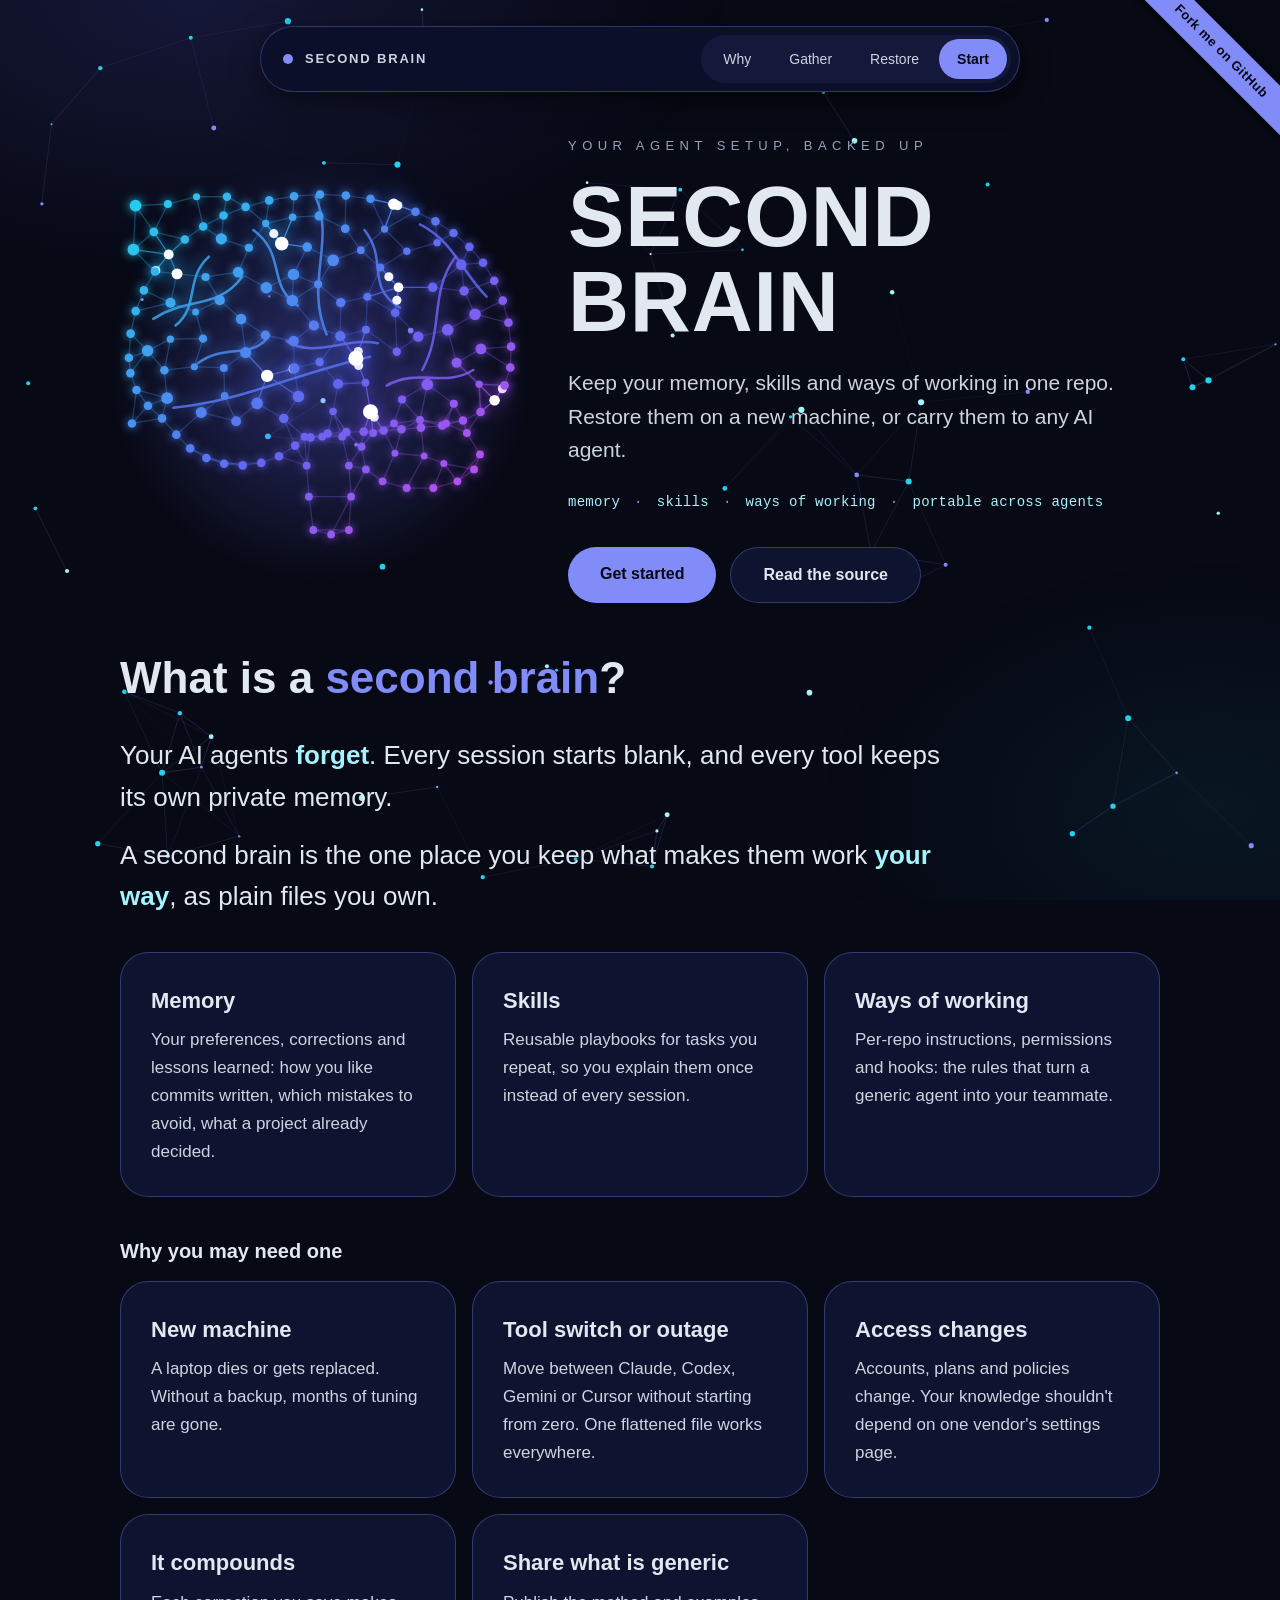
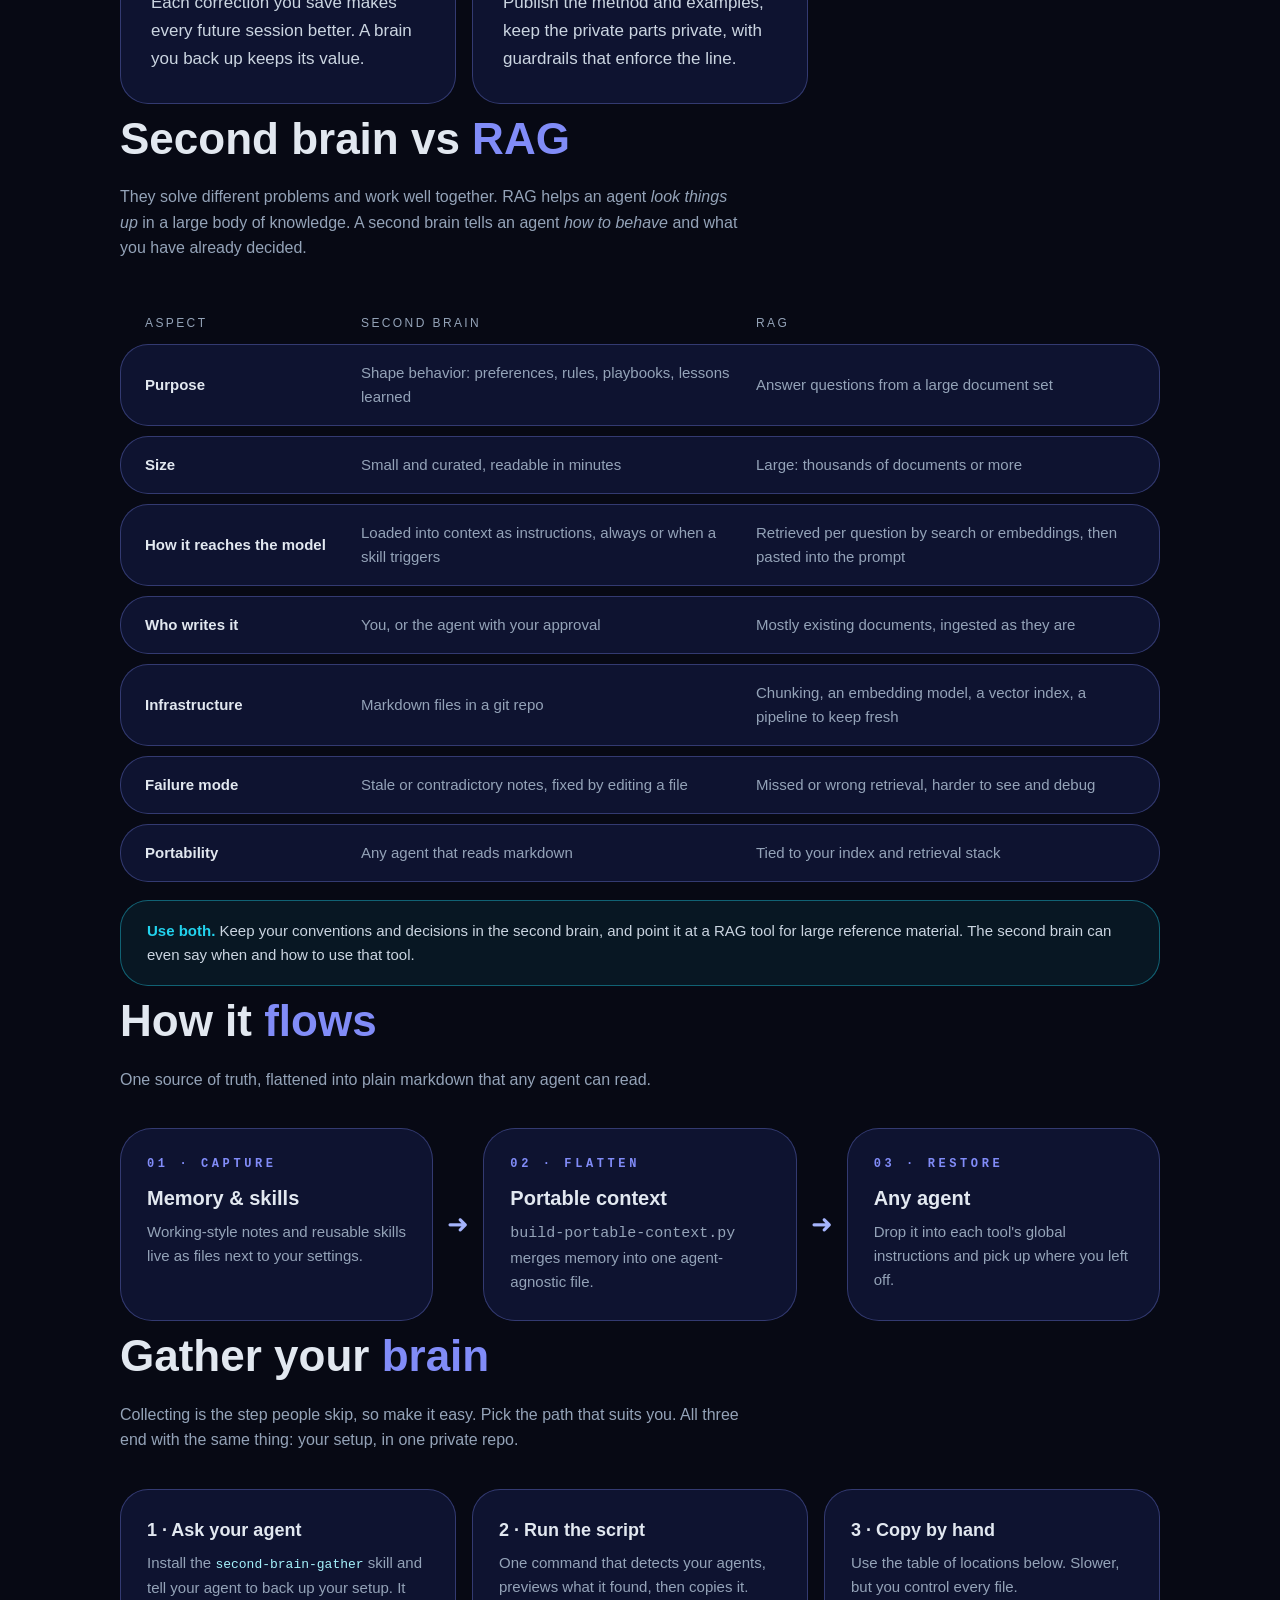
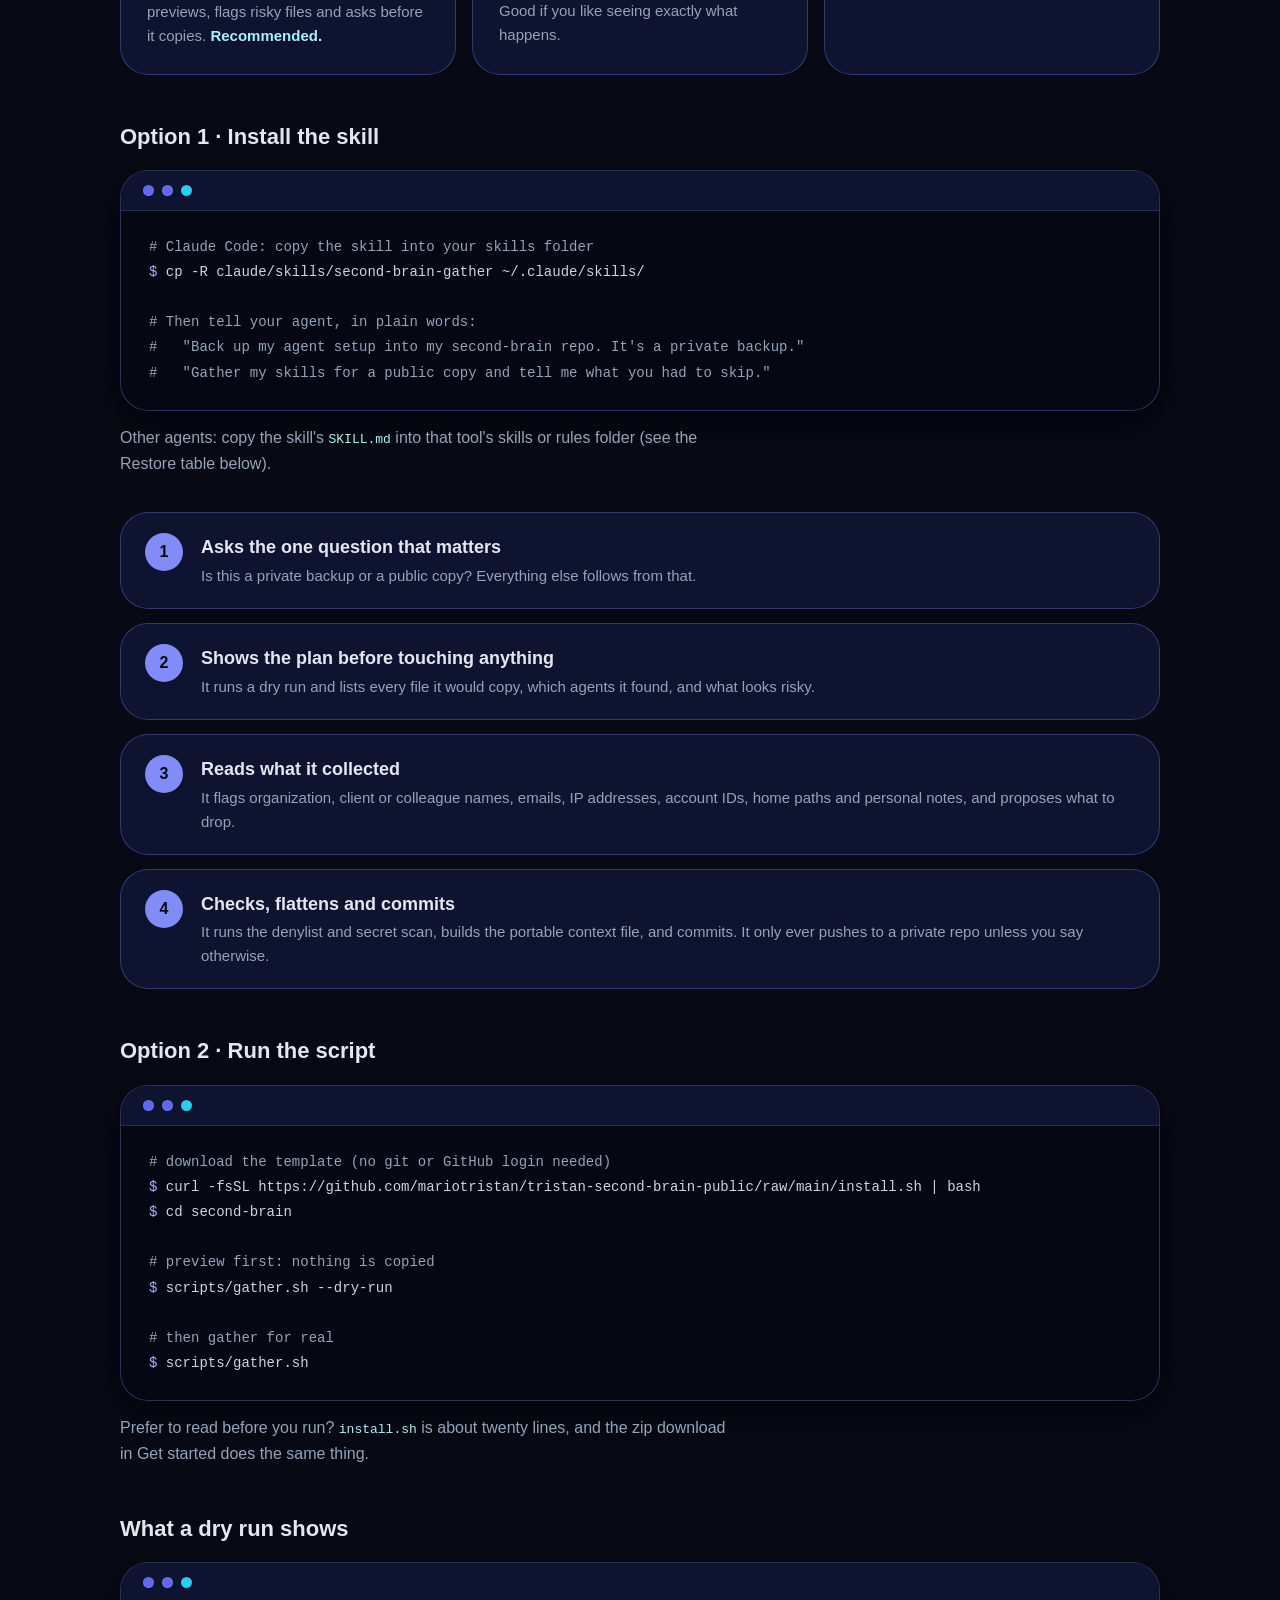
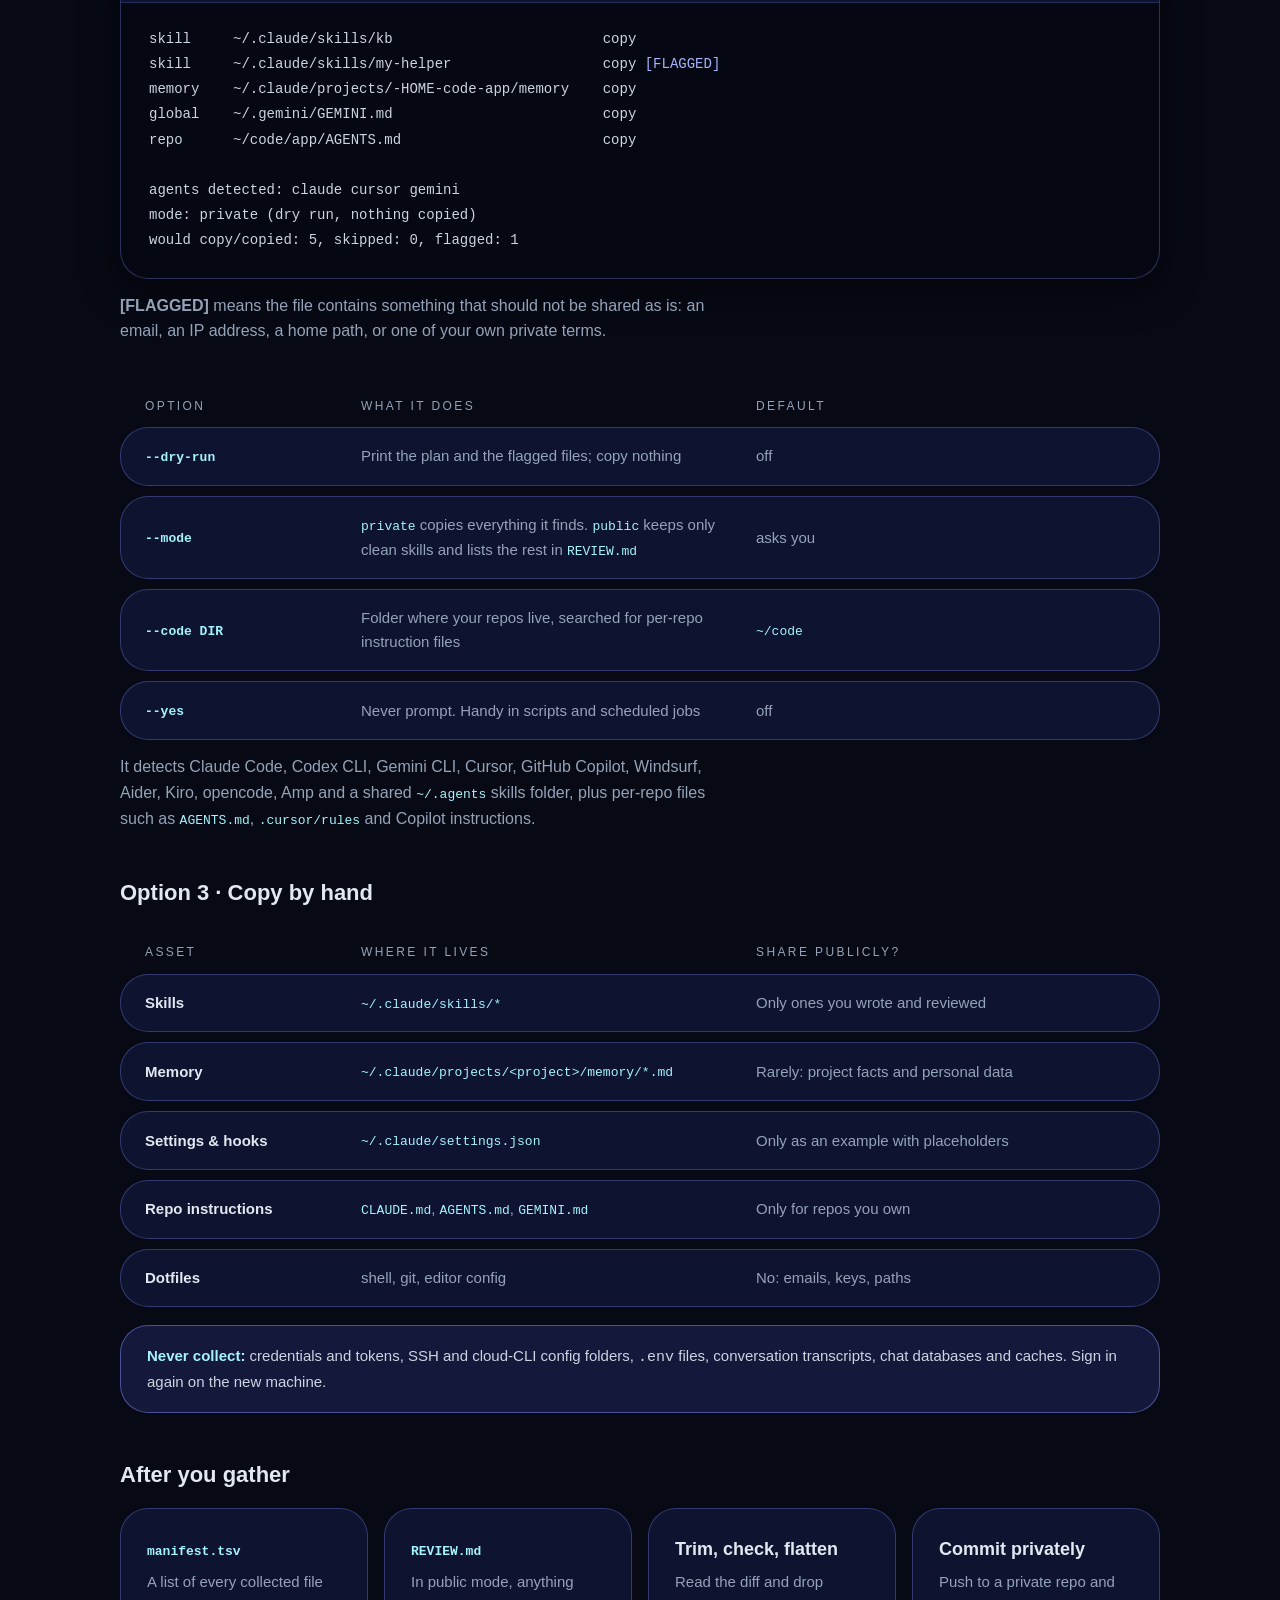
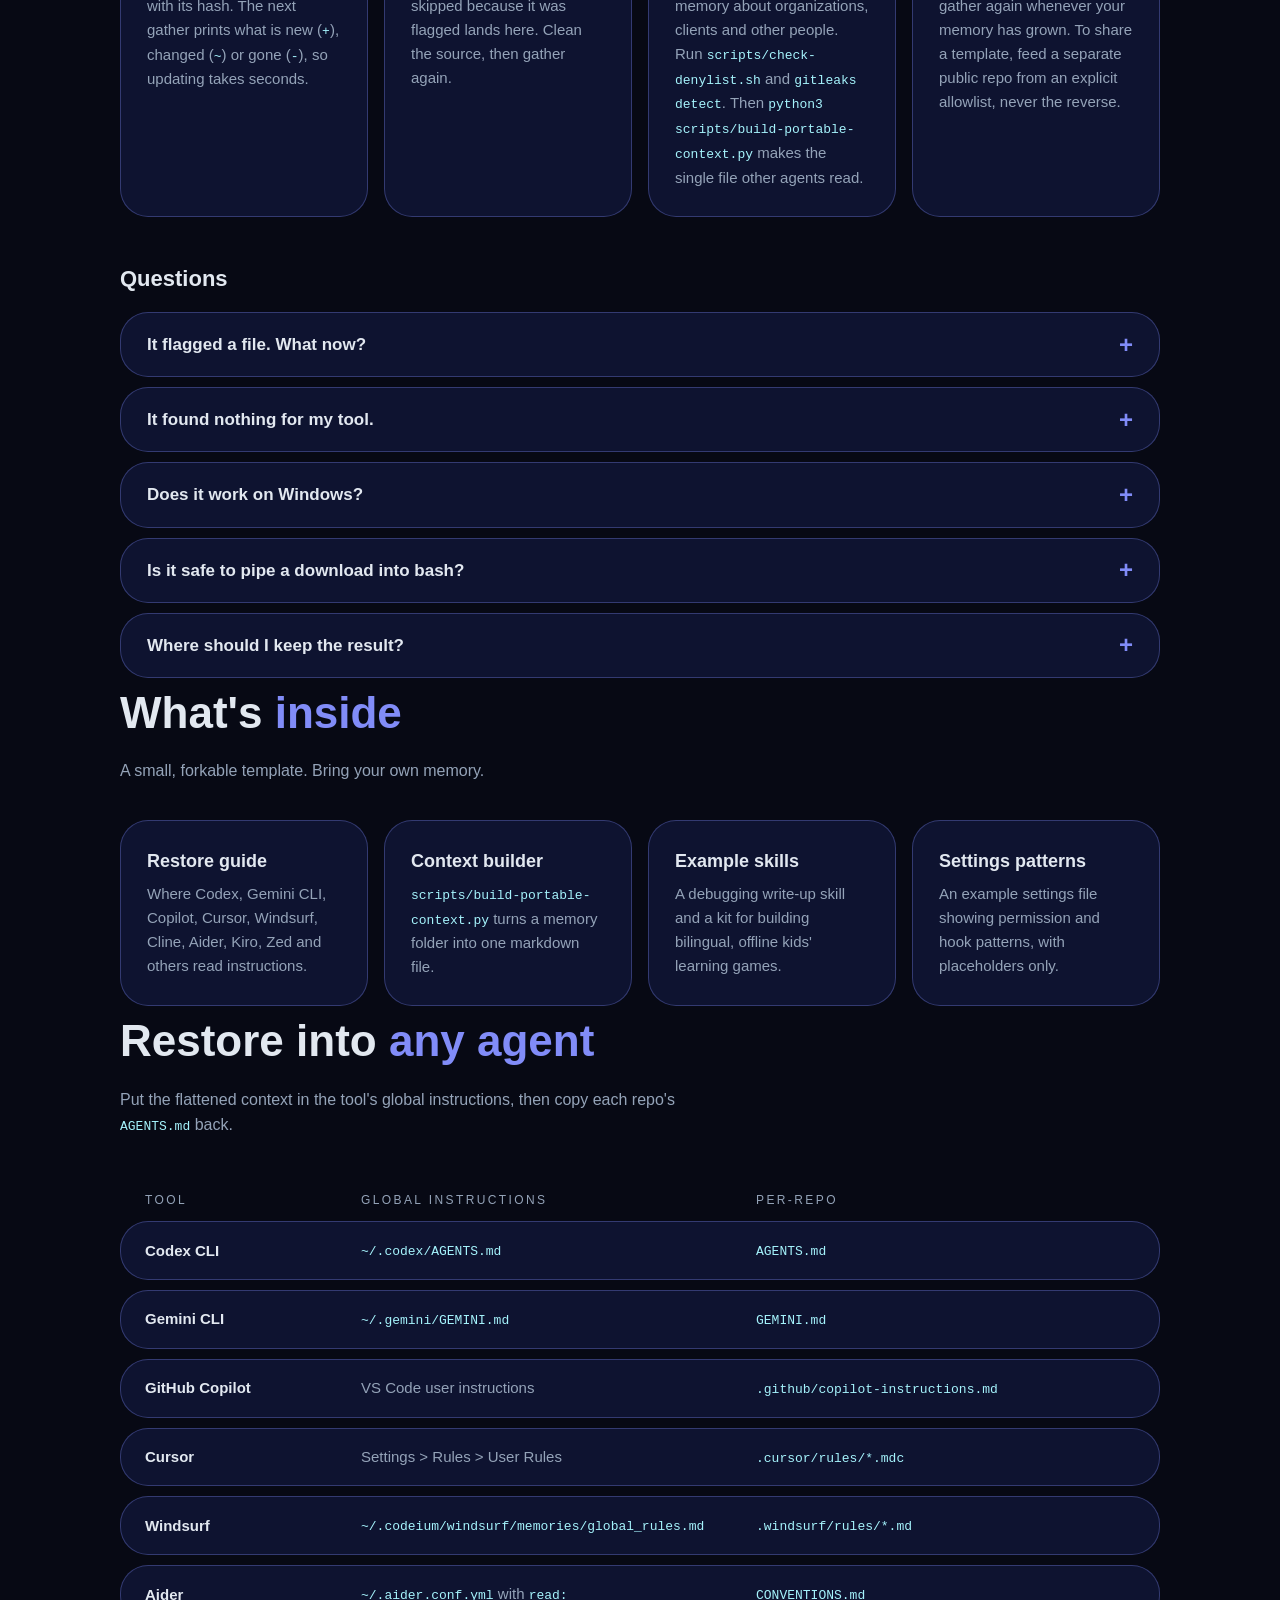
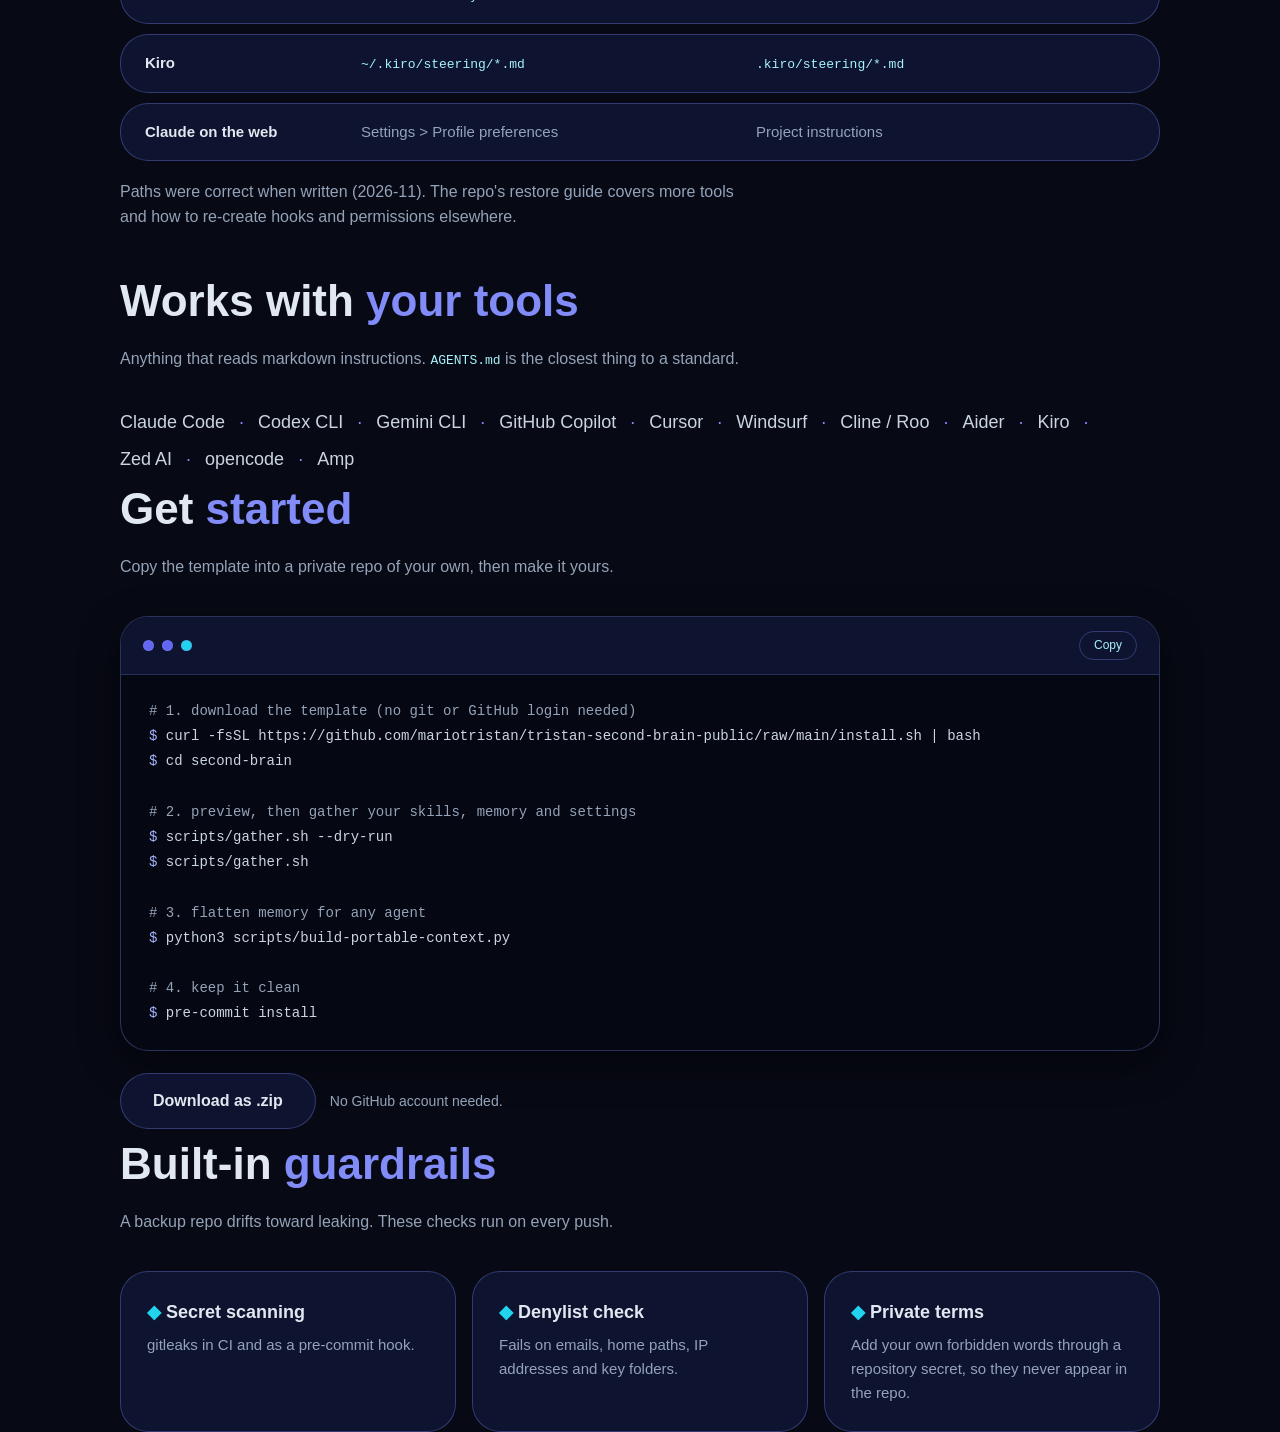
<file: docs/index.html>
<!doctype html>
<html lang="en">
<head>
<meta charset="utf-8">
<meta name="viewport" content="width=device-width, initial-scale=1">
<title>Second Brain</title>
<meta name="description" content="Back up and restore your AI-agent setup, and carry your memory, skills and ways of working across any agent.">
<link rel="icon" href="logo.svg">
<style>
:root{
  --bg:#070914; --panel:#0e1330; --panel-2:#14183a; --line:rgba(129,140,248,.22);
  --text:#e2e8f0; --muted:#94a3b8; --soft:#cbd5e1;
  --indigo:#818cf8; --indigo-d:#6366f1; --fuchsia:#a5b4fc; --fuchsia-d:#6366f1;
  --cyan:#22d3ee; --ice:#a5f3fc;
  --grad:var(--indigo);
  --font:'SF Pro Display','Inter','Segoe UI',Helvetica,Arial,sans-serif;
  --mono:ui-monospace,'SF Mono','JetBrains Mono',Menlo,Consolas,monospace;
}
*{box-sizing:border-box;margin:0}
html{scroll-behavior:smooth;scroll-padding-top:96px}
body{background:var(--bg);color:var(--text);font-family:var(--font);line-height:1.6;overflow-x:hidden;-webkit-font-smoothing:antialiased}
#net{position:fixed;inset:0;width:100%;height:100%;z-index:0;pointer-events:none}
body::before{content:"";position:fixed;inset:0;z-index:0;pointer-events:none;
  background:radial-gradient(60% 45% at 15% 0%,rgba(99,102,241,.16),transparent 70%),radial-gradient(45% 40% at 95% 90%,rgba(34,211,238,.07),transparent 70%)}
main,header,footer{position:relative;z-index:1}
.wrap{max-width:1080px;margin:0 auto;padding:0 20px}
header.top{position:sticky;top:12px;z-index:30;padding:14px 20px 0;pointer-events:none}
nav{pointer-events:auto;max-width:760px;margin:0 auto;display:flex;justify-content:space-between;align-items:center;gap:8px;padding:8px 8px 8px 22px;
  border:1px solid rgba(129,140,248,.32);border-radius:999px;background:#0b0f2a;
  box-shadow:0 8px 28px rgba(0,0,0,.5)}
nav .brand{display:flex;gap:12px;align-items:center;font-weight:700;letter-spacing:.14em;font-size:13px;color:var(--soft);text-decoration:none;text-transform:uppercase;white-space:nowrap}
nav .brand i{width:10px;height:10px;border-radius:50%;background:var(--grad);box-shadow:none}
nav .links{display:flex;gap:2px;align-items:center;padding:4px;border-radius:999px;background:var(--panel-2)}
nav .links a{position:relative;font-size:14px;font-weight:500;color:var(--soft);text-decoration:none;padding:9px 18px;border-radius:999px;transition:color .2s,background .2s}
nav .links a:hover{color:var(--ice);background:rgba(129,140,248,.14)}
nav .links a[aria-current="true"]{color:#070914;font-weight:700;background:var(--grad);box-shadow:none}
.ribbon{position:absolute;top:0;right:0;width:150px;height:150px;overflow:hidden;z-index:40;pointer-events:none}
.ribbon a{pointer-events:auto;position:absolute;top:34px;right:-46px;width:210px;text-align:center;transform:rotate(45deg);padding:7px 0;
  background:var(--grad);color:#070914;font-size:13px;font-weight:800;letter-spacing:.04em;text-decoration:none;box-shadow:0 3px 12px rgba(0,0,0,.45);transition:filter .2s}
.ribbon a:hover{filter:brightness(1.12)}
.ribbon a:focus-visible{outline-offset:-4px}
@media (max-width:760px){.ribbon{width:92px;height:92px}.ribbon a{top:18px;right:-40px;width:140px;font-size:10px;padding:4px 0}
  header.top{padding-top:60px;top:8px}nav{padding-left:14px}nav .brand span{display:none}nav .links a{padding:8px 11px;font-size:13px}}
.hero{padding:56px 20px 40px}
.eyebrow{font-size:13px;letter-spacing:.42em;color:var(--muted);text-transform:uppercase;font-weight:500}
h1{font-size:clamp(44px,9vw,104px);line-height:1;font-weight:800;letter-spacing:.01em;margin:18px 0 22px;
  color:var(--text);text-transform:uppercase}
.lede{max-width:640px;margin:0 auto;font-size:clamp(17px,2.2vw,21px);color:var(--soft)}
.chips{display:flex;flex-wrap:wrap;gap:6px 0;justify-content:center;margin:24px 0 34px;font-family:var(--mono);font-size:14px;color:var(--ice);letter-spacing:.02em}
.chips span::after{content:"\00b7";margin:0 14px;color:var(--indigo)}
.chips span:last-child::after{content:none}
.btns{display:flex;gap:14px;justify-content:center;flex-wrap:wrap}
.btn{display:inline-block;padding:14px 32px;border-radius:999px;font-weight:700;text-decoration:none;font-size:16px;transition:.2s}
.btn.primary{background:var(--grad);color:#070914;box-shadow:none}
.btn.primary:hover{transform:translateY(-2px);box-shadow:none}
.btn.ghost{border:1px solid rgba(129,140,248,.32);color:var(--text);background:var(--panel)}
.btn.ghost:hover{border-color:var(--indigo);transform:translateY(-2px)}
section{padding:70px 0}
h2{font-size:clamp(28px,4.5vw,44px);font-weight:800;margin-bottom:10px}
h2 em{font-style:normal;background:var(--grad);-webkit-background-clip:text;background-clip:text;color:transparent}
.sub{color:var(--muted);max-width:620px;margin-bottom:36px}
.flow{display:grid;grid-template-columns:1fr auto 1fr auto 1fr;gap:14px;align-items:stretch}
.node{padding:26px;border:1px solid rgba(129,140,248,.32);border-radius:32px;background:var(--panel);position:relative}
.node b{display:block;font-size:12px;letter-spacing:.3em;color:var(--indigo);margin-bottom:8px;font-family:var(--mono)}
.node h3{font-size:20px;margin-bottom:6px}
.node p{color:var(--muted);font-size:15px}
.arrow{align-self:center;color:var(--fuchsia);font-size:26px;text-shadow:none}
.grid{display:grid;grid-template-columns:repeat(auto-fit,minmax(240px,1fr));gap:16px}
.card{padding:26px;border:1px solid rgba(129,140,248,.32);border-radius:28px;background:var(--panel);transition:.25s;position:relative;overflow:hidden}
.card::after{content:"";position:absolute;inset:0;background:radial-gradient(240px 120px at var(--mx,50%) var(--my,0%),rgba(129,140,248,.16),transparent 70%);opacity:0;transition:.25s}
.card:hover{transform:translateY(-4px);border-color:var(--indigo)}
.card:hover::after{opacity:1}
.card h3{font-size:18px;margin-bottom:6px}
.card p{color:var(--muted);font-size:15px;position:relative;z-index:1}
.card code{font-family:var(--mono);font-size:13px;color:var(--ice)}
.agents{display:flex;flex-wrap:wrap;gap:8px 0;font-size:18px;color:var(--soft)}
.agents span::after{content:"\00b7";margin:0 14px;color:var(--indigo)}
.agents span:last-child::after{content:none}
.term{border:1px solid rgba(129,140,248,.32);border-radius:28px;background:#050712;overflow:hidden;box-shadow:0 12px 40px rgba(0,0,0,.45)}
.term .bar{display:flex;gap:8px;align-items:center;padding:14px 22px;border-bottom:1px solid var(--line);background:var(--panel)}
.term .bar i{width:11px;height:11px;border-radius:50%;background:var(--panel-2);border:1px solid rgba(129,140,248,.32)}
.term .bar i:nth-child(1){background:var(--fuchsia-d)}.term .bar i:nth-child(2){background:var(--indigo-d)}.term .bar i:nth-child(3){background:var(--cyan)}
.term .bar button{margin-left:auto;font:inherit;font-size:12px;color:var(--ice);background:none;border:1px solid rgba(129,140,248,.32);border-radius:999px;padding:4px 14px;cursor:pointer}
.term .bar button:hover{border-color:var(--cyan)}
pre{font-family:var(--mono);font-size:14px;padding:24px 28px;overflow-x:auto;color:var(--soft);line-height:1.8}
pre .c{color:#94a3b8}pre .p{color:var(--fuchsia);user-select:none}
.guard{display:grid;grid-template-columns:repeat(auto-fit,minmax(220px,1fr));gap:16px}
.guard .card h3::before{content:"◆ ";color:var(--cyan)}
.steps{display:grid;gap:14px;counter-reset:s}
.step{display:flex;gap:18px;align-items:flex-start;padding:20px 24px;border:1px solid rgba(129,140,248,.32);border-radius:28px;background:var(--panel)}
.step::before{counter-increment:s;content:counter(s);flex:none;width:38px;height:38px;border-radius:50%;display:grid;place-items:center;font-weight:800;color:#070914;background:var(--grad)}
.step h3{font-size:18px;margin-bottom:2px}.step p{color:var(--muted);font-size:15px}
.step code,.rows code,.sub code{font-family:var(--mono);font-size:13px;color:var(--ice)}
.rows{display:grid;gap:10px}
.row{display:grid;grid-template-columns:200px 1fr 1fr;gap:16px;padding:16px 24px;border:1px solid rgba(129,140,248,.32);border-radius:28px;background:var(--panel);font-size:15px;align-items:center}
.row.head{background:none;border-color:transparent;color:var(--muted);font-size:12px;letter-spacing:.2em;text-transform:uppercase;padding-bottom:0}
.row b{color:var(--text)}.row span{color:var(--muted)}
.never{margin-top:18px;padding:18px 26px;border-radius:28px;border:1px solid rgba(129,140,248,.5);background:var(--panel-2);color:var(--soft);font-size:15px}
.never b{color:var(--ice)}
.dl{margin-top:22px;display:flex;gap:14px;flex-wrap:wrap;align-items:center;color:var(--muted);font-size:14px}
@media (max-width:760px){.row{grid-template-columns:1fr;gap:4px}.row.head{display:none}}
a:focus-visible,button:focus-visible,pre:focus-visible{outline:3px solid var(--ice);outline-offset:3px;border-radius:12px}
.skip{position:absolute;left:16px;top:-80px;z-index:10;padding:12px 22px;border-radius:999px;background:var(--ice);color:#070914;font-weight:700;text-decoration:none}
.skip:focus{top:16px}
.sr{position:absolute;width:1px;height:1px;overflow:hidden;clip:rect(0 0 0 0);white-space:nowrap}
@media (forced-colors:active){h1,h2 em,.btn.primary{background:none;color:CanvasText;-webkit-text-fill-color:currentColor;forced-color-adjust:auto}.btn,.card,.node,.step,.row,.term{border:1px solid CanvasText}}
#why .lead{max-width:820px;margin-bottom:34px;font-size:clamp(20px,2.5vw,26px);line-height:1.6;color:var(--text)}
#why .lead h2{margin-bottom:22px}
#why .lead p+p{margin-top:16px}
#why .lead strong{color:var(--ice);font-weight:700}
#why .card{padding:30px}#why .card h3{font-size:22px;margin-bottom:8px}#why .card p{font-size:17px;line-height:1.65;color:var(--soft)}
.hero{display:grid;grid-template-columns:minmax(260px,400px) 1fr;gap:48px;align-items:center;text-align:left}
.hero-brain{position:relative;aspect-ratio:1/1;width:100%}
.hero-brain::before{content:"";position:absolute;inset:-6%;border-radius:50%;background:radial-gradient(circle,rgba(99,102,241,.38) 0%,rgba(99,102,241,0) 68%)}
#hero-brain{position:absolute;inset:0;width:100%;height:100%}
.hero h1{font-size:clamp(44px,6.6vw,92px)}
.hero .lede{margin:0;max-width:560px}
.hero .chips,.hero .btns{justify-content:flex-start}
@media (max-width:520px){.eyebrow{letter-spacing:.22em;font-size:12px}}
@media (max-width:860px){.hero{grid-template-columns:1fr;gap:10px;text-align:center}.hero-brain{max-width:300px;margin:0 auto}.hero .lede{margin:0 auto}.hero .chips,.hero .btns{justify-content:center}}
.subh{margin:44px 0 16px;font-size:22px}
#why .grid{grid-template-columns:repeat(auto-fit,minmax(290px,1fr))}
.faq{display:grid;gap:10px}
.faq details{border:1px solid rgba(129,140,248,.32);border-radius:28px;background:var(--panel);padding:0 26px}
.faq summary{cursor:pointer;padding:18px 0;font-weight:700;font-size:17px;list-style:none;display:flex;justify-content:space-between;gap:16px;align-items:center}
.faq summary::-webkit-details-marker{display:none}
.faq summary::after{content:"+";color:var(--indigo);font-size:24px;line-height:1;flex:none}
.faq details[open] summary::after{content:"\2212"}
.faq details p{padding:0 0 20px;color:var(--soft);font-size:16px;line-height:1.7}
.faq code,.card code{font-family:var(--mono);font-size:13px;color:var(--ice)}
.card strong{color:var(--ice)}
footer{padding:50px 0 70px;text-align:center;color:var(--muted);font-size:14px;border-top:1px solid var(--line);margin-top:30px}
footer a{color:var(--ice)}
.reveal{opacity:0;transform:translateY(24px);transition:opacity .7s,transform .7s}
.reveal.in{opacity:1;transform:none}
@media (max-width:760px){.flow{grid-template-columns:1fr}.arrow{transform:rotate(90deg);justify-self:center}.hero{padding-top:40px}}
@media (prefers-reduced-motion:reduce){*{transition:none!important;animation:none!important}.reveal{opacity:1;transform:none}html{scroll-behavior:auto}}
</style>
<noscript><style>.reveal{opacity:1;transform:none}</style></noscript>
</head>
<body>
<a class="skip" href="#top">Skip to content</a>
<canvas id="net" aria-hidden="true"></canvas>

<div class="ribbon"><a href="https://github.com/mariotristan/tristan-second-brain-public" aria-label="Fork me on GitHub">Fork me on GitHub</a></div>
<header class="top">
  <nav aria-label="Primary">
    <a class="brand" href="#top"><i></i><span>Second Brain</span></a>
    <div class="links"><a href="#why">Why</a><a href="#gather">Gather</a><a href="#restore">Restore</a><a href="#start">Start</a></div>
  </nav>
</header>

<main id="top" tabindex="-1">
  <div class="wrap hero">
    <div class="hero-brain"><canvas id="hero-brain" role="img" aria-label="Neon animation of a network shaped like a brain, with signals firing between connected points"></canvas></div>
    <div class="hero-text">
      <div class="eyebrow">Your agent setup, backed up</div>
      <h1>Second Brain</h1>
      <p class="lede">Keep your memory, skills and ways of working in one repo. Restore them on a new machine, or carry them to any AI agent.</p>
      <div class="chips"><span>memory</span><span>skills</span><span>ways of working</span><span>portable across agents</span></div>
      <div class="btns">
        <a class="btn primary" href="#start">Get started</a>
        <a class="btn ghost" href="https://github.com/mariotristan/tristan-second-brain-public">Read the source</a>
      </div>
    </div>
  </div>

  <section class="wrap reveal" id="why" aria-labelledby="h-1">
    <div class="lead">
      <h2 id="h-1">What is a <em>second brain</em>?</h2>
      <p>Your AI agents <strong>forget</strong>. Every session starts blank, and every tool keeps its own private memory.</p>
      <p>A second brain is the one place you keep what makes them work <strong>your way</strong>, as plain files you own.</p>
    </div>
    <div class="grid">
      <div class="card"><h3>Memory</h3><p>Your preferences, corrections and lessons learned: how you like commits written, which mistakes to avoid, what a project already decided.</p></div>
      <div class="card"><h3>Skills</h3><p>Reusable playbooks for tasks you repeat, so you explain them once instead of every session.</p></div>
      <div class="card"><h3>Ways of working</h3><p>Per-repo instructions, permissions and hooks: the rules that turn a generic agent into your teammate.</p></div>
    </div>
    <h3 style="margin:38px 0 14px;font-size:20px">Why you may need one</h3>
    <div class="grid">
      <div class="card"><h3>New machine</h3><p>A laptop dies or gets replaced. Without a backup, months of tuning are gone.</p></div>
      <div class="card"><h3>Tool switch or outage</h3><p>Move between Claude, Codex, Gemini or Cursor without starting from zero. One flattened file works everywhere.</p></div>
      <div class="card"><h3>Access changes</h3><p>Accounts, plans and policies change. Your knowledge shouldn't depend on one vendor's settings page.</p></div>
      <div class="card"><h3>It compounds</h3><p>Each correction you save makes every future session better. A brain you back up keeps its value.</p></div>
      <div class="card"><h3>Share what is generic</h3><p>Publish the method and examples, keep the private parts private, with guardrails that enforce the line.</p></div>
    </div>
  </section>

  <section class="wrap reveal" id="rag" aria-labelledby="h-rag">
    <h2 id="h-rag">Second brain vs <em>RAG</em></h2>
    <p class="sub">They solve different problems and work well together. RAG helps an agent <em>look things up</em> in a large body of knowledge. A second brain tells an agent <em>how to behave</em> and what you have already decided.</p>
    <div class="rows" role="table" aria-label="Second brain compared with RAG">
      <div class="row head" role="row"><div role="columnheader">Aspect</div><div role="columnheader">Second brain</div><div role="columnheader">RAG</div></div>
      <div class="row" role="row"><b role="cell">Purpose</b><span role="cell">Shape behavior: preferences, rules, playbooks, lessons learned</span><span role="cell">Answer questions from a large document set</span></div>
      <div class="row" role="row"><b role="cell">Size</b><span role="cell">Small and curated, readable in minutes</span><span role="cell">Large: thousands of documents or more</span></div>
      <div class="row" role="row"><b role="cell">How it reaches the model</b><span role="cell">Loaded into context as instructions, always or when a skill triggers</span><span role="cell">Retrieved per question by search or embeddings, then pasted into the prompt</span></div>
      <div class="row" role="row"><b role="cell">Who writes it</b><span role="cell">You, or the agent with your approval</span><span role="cell">Mostly existing documents, ingested as they are</span></div>
      <div class="row" role="row"><b role="cell">Infrastructure</b><span role="cell">Markdown files in a git repo</span><span role="cell">Chunking, an embedding model, a vector index, a pipeline to keep fresh</span></div>
      <div class="row" role="row"><b role="cell">Failure mode</b><span role="cell">Stale or contradictory notes, fixed by editing a file</span><span role="cell">Missed or wrong retrieval, harder to see and debug</span></div>
      <div class="row" role="row"><b role="cell">Portability</b><span role="cell">Any agent that reads markdown</span><span role="cell">Tied to your index and retrieval stack</span></div>
    </div>
    <div class="never" style="border-color:rgba(34,211,238,.4);background:rgba(34,211,238,.07)"><b style="color:var(--cyan)">Use both.</b> Keep your conventions and decisions in the second brain, and point it at a RAG tool for large reference material. The second brain can even say when and how to use that tool.</div>
  </section>

  <section class="wrap reveal" aria-labelledby="h-2">
    <h2 id="h-2">How it <em>flows</em></h2>
    <p class="sub">One source of truth, flattened into plain markdown that any agent can read.</p>
    <div class="flow">
      <div class="node"><b>01 · CAPTURE</b><h3>Memory &amp; skills</h3><p>Working-style notes and reusable skills live as files next to your settings.</p></div>
      <div class="arrow" aria-hidden="true">➜</div>
      <div class="node"><b>02 · FLATTEN</b><h3>Portable context</h3><p><code>build-portable-context.py</code> merges memory into one agent-agnostic file.</p></div>
      <div class="arrow" aria-hidden="true">➜</div>
      <div class="node"><b>03 · RESTORE</b><h3>Any agent</h3><p>Drop it into each tool's global instructions and pick up where you left off.</p></div>
    </div>
  </section>

  <section class="wrap reveal" id="gather" aria-labelledby="h-3">
    <h2 id="h-3">Gather your <em>brain</em></h2>
    <p class="sub">Collecting is the step people skip, so make it easy. Pick the path that suits you. All three end with the same thing: your setup, in one private repo.</p>

    <div class="grid">
      <div class="card"><h3>1 · Ask your agent</h3><p>Install the <code>second-brain-gather</code> skill and tell your agent to back up your setup. It previews, flags risky files and asks before it copies. <strong>Recommended.</strong></p></div>
      <div class="card"><h3>2 · Run the script</h3><p>One command that detects your agents, previews what it found, then copies it. Good if you like seeing exactly what happens.</p></div>
      <div class="card"><h3>3 · Copy by hand</h3><p>Use the table of locations below. Slower, but you control every file.</p></div>
    </div>

    <h3 class="subh">Option 1 · Install the skill</h3>
    <div class="term">
      <div class="bar"><i></i><i></i><i></i></div>
<pre tabindex="0" aria-label="Install the gather skill"><span class="c"># Claude Code: copy the skill into your skills folder</span>
<span class="p">$</span> cp -R claude/skills/second-brain-gather ~/.claude/skills/

<span class="c"># Then tell your agent, in plain words:</span>
<span class="c">#   "Back up my agent setup into my second-brain repo. It's a private backup."</span>
<span class="c">#   "Gather my skills for a public copy and tell me what you had to skip."</span></pre>
    </div>
    <p class="sub" style="margin-top:14px">Other agents: copy the skill's <code>SKILL.md</code> into that tool's skills or rules folder (see the Restore table below).</p>
    <div class="steps">
      <div class="step"><div><h3>Asks the one question that matters</h3><p>Is this a private backup or a public copy? Everything else follows from that.</p></div></div>
      <div class="step"><div><h3>Shows the plan before touching anything</h3><p>It runs a dry run and lists every file it would copy, which agents it found, and what looks risky.</p></div></div>
      <div class="step"><div><h3>Reads what it collected</h3><p>It flags organization, client or colleague names, emails, IP addresses, account IDs, home paths and personal notes, and proposes what to drop.</p></div></div>
      <div class="step"><div><h3>Checks, flattens and commits</h3><p>It runs the denylist and secret scan, builds the portable context file, and commits. It only ever pushes to a private repo unless you say otherwise.</p></div></div>
    </div>

    <h3 class="subh">Option 2 · Run the script</h3>
    <div class="term">
      <div class="bar"><i></i><i></i><i></i></div>
<pre tabindex="0" aria-label="Run the gather script"><span class="c"># download the template (no git or GitHub login needed)</span>
<span class="p">$</span> curl -fsSL https://github.com/mariotristan/tristan-second-brain-public/raw/main/install.sh | bash
<span class="p">$</span> cd second-brain

<span class="c"># preview first: nothing is copied</span>
<span class="p">$</span> scripts/gather.sh --dry-run

<span class="c"># then gather for real</span>
<span class="p">$</span> scripts/gather.sh</pre>
    </div>
    <p class="sub" style="margin-top:14px">Prefer to read before you run? <code>install.sh</code> is about twenty lines, and the zip download in Get started does the same thing.</p>

    <h3 class="subh">What a dry run shows</h3>
    <div class="term">
      <div class="bar"><i></i><i></i><i></i></div>
<pre tabindex="0" aria-label="Example dry run output">skill     ~/.claude/skills/kb                         copy
skill     ~/.claude/skills/my-helper                  copy <span class="p">[FLAGGED]</span>
memory    ~/.claude/projects/-HOME-code-app/memory    copy
global    ~/.gemini/GEMINI.md                         copy
repo      ~/code/app/AGENTS.md                        copy

agents detected: claude cursor gemini
mode: private (dry run, nothing copied)
would copy/copied: 5, skipped: 0, flagged: 1</pre>
    </div>
    <p class="sub" style="margin-top:14px"><strong>[FLAGGED]</strong> means the file contains something that should not be shared as is: an email, an IP address, a home path, or one of your own private terms.</p>

    <div class="rows" role="table" aria-label="gather.sh options">
      <div class="row head" role="row"><div role="columnheader">Option</div><div role="columnheader">What it does</div><div role="columnheader">Default</div></div>
      <div class="row" role="row"><b role="cell"><code>--dry-run</code></b><span role="cell">Print the plan and the flagged files; copy nothing</span><span role="cell">off</span></div>
      <div class="row" role="row"><b role="cell"><code>--mode</code></b><span role="cell"><code>private</code> copies everything it finds. <code>public</code> keeps only clean skills and lists the rest in <code>REVIEW.md</code></span><span role="cell">asks you</span></div>
      <div class="row" role="row"><b role="cell"><code>--code DIR</code></b><span role="cell">Folder where your repos live, searched for per-repo instruction files</span><span role="cell"><code>~/code</code></span></div>
      <div class="row" role="row"><b role="cell"><code>--yes</code></b><span role="cell">Never prompt. Handy in scripts and scheduled jobs</span><span role="cell">off</span></div>
    </div>
    <p class="sub" style="margin-top:14px">It detects Claude Code, Codex CLI, Gemini CLI, Cursor, GitHub Copilot, Windsurf, Aider, Kiro, opencode, Amp and a shared <code>~/.agents</code> skills folder, plus per-repo files such as <code>AGENTS.md</code>, <code>.cursor/rules</code> and Copilot instructions.</p>

    <h3 class="subh">Option 3 · Copy by hand</h3>
    <div class="rows" role="table" aria-label="What to collect, where it lives, and whether to share it">
      <div class="row head" role="row"><div role="columnheader">Asset</div><div role="columnheader">Where it lives</div><div role="columnheader">Share publicly?</div></div>
      <div class="row" role="row"><b role="cell">Skills</b><span role="cell"><code>~/.claude/skills/*</code></span><span role="cell">Only ones you wrote and reviewed</span></div>
      <div class="row" role="row"><b role="cell">Memory</b><span role="cell"><code>~/.claude/projects/&lt;project&gt;/memory/*.md</code></span><span role="cell">Rarely: project facts and personal data</span></div>
      <div class="row" role="row"><b role="cell">Settings &amp; hooks</b><span role="cell"><code>~/.claude/settings.json</code></span><span role="cell">Only as an example with placeholders</span></div>
      <div class="row" role="row"><b role="cell">Repo instructions</b><span role="cell"><code>CLAUDE.md</code>, <code>AGENTS.md</code>, <code>GEMINI.md</code></span><span role="cell">Only for repos you own</span></div>
      <div class="row" role="row"><b role="cell">Dotfiles</b><span role="cell">shell, git, editor config</span><span role="cell">No: emails, keys, paths</span></div>
    </div>
    <div class="never"><b>Never collect:</b> credentials and tokens, SSH and cloud-CLI config folders, <code>.env</code> files, conversation transcripts, chat databases and caches. Sign in again on the new machine.</div>

    <h3 class="subh">After you gather</h3>
    <div class="grid">
      <div class="card"><h3><code>manifest.tsv</code></h3><p>A list of every collected file with its hash. The next gather prints what is new (<code>+</code>), changed (<code>~</code>) or gone (<code>-</code>), so updating takes seconds.</p></div>
      <div class="card"><h3><code>REVIEW.md</code></h3><p>In public mode, anything skipped because it was flagged lands here. Clean the source, then gather again.</p></div>
      <div class="card"><h3>Trim, check, flatten</h3><p>Read the diff and drop memory about organizations, clients and other people. Run <code>scripts/check-denylist.sh</code> and <code>gitleaks detect</code>. Then <code>python3 scripts/build-portable-context.py</code> makes the single file other agents read.</p></div>
      <div class="card"><h3>Commit privately</h3><p>Push to a private repo and gather again whenever your memory has grown. To share a template, feed a separate public repo from an explicit allowlist, never the reverse.</p></div>
    </div>

    <h3 class="subh">Questions</h3>
    <div class="faq">
      <details><summary>It flagged a file. What now?</summary><p>Open it and look at the match. If it is real private data, remove it at the source and gather again. In a private backup you can keep flagged files. In a public copy they are skipped on purpose. To catch your own sensitive words too, add them to the <code>EXTRA_DENYLIST</code> secret, one regex per line.</p></details>
      <details><summary>It found nothing for my tool.</summary><p>Some tools keep their settings in an app database rather than files, so there is nothing to copy. Copy those rules by hand into <code>agents/&lt;tool&gt;/</code>. If your repos are not in <code>~/code</code>, pass <code>--code</code>.</p></details>
      <details><summary>Does it work on Windows?</summary><p>Run it inside WSL or Git Bash. The script needs a bash shell.</p></details>
      <details><summary>Is it safe to pipe a download into bash?</summary><p>Only if you trust the source. Read <code>install.sh</code> first, or use the zip download. Nothing runs until you start <code>gather.sh</code>, and a dry run changes nothing.</p></details>
      <details><summary>Where should I keep the result?</summary><p>In a private repo. A public repo should only ever hold what you chose to share, built from an allowlist.</p></details>
    </div>
  </section>

  <section class="wrap reveal" aria-labelledby="h-4">
    <h2 id="h-4">What's <em>inside</em></h2>
    <p class="sub">A small, forkable template. Bring your own memory.</p>
    <div class="grid">
      <div class="card"><h3>Restore guide</h3><p>Where Codex, Gemini CLI, Copilot, Cursor, Windsurf, Cline, Aider, Kiro, Zed and others read instructions.</p></div>
      <div class="card"><h3>Context builder</h3><p><code>scripts/build-portable-context.py</code> turns a memory folder into one markdown file.</p></div>
      <div class="card"><h3>Example skills</h3><p>A debugging write-up skill and a kit for building bilingual, offline kids' learning games.</p></div>
      <div class="card"><h3>Settings patterns</h3><p>An example settings file showing permission and hook patterns, with placeholders only.</p></div>
    </div>
  </section>

  <section class="wrap reveal" id="restore" aria-labelledby="h-5">
    <h2 id="h-5">Restore into <em>any agent</em></h2>
    <p class="sub">Put the flattened context in the tool's global instructions, then copy each repo's <code>AGENTS.md</code> back.</p>
    <div class="rows" role="table" aria-label="Where each tool reads instructions">
      <div class="row head" role="row"><div role="columnheader">Tool</div><div role="columnheader">Global instructions</div><div role="columnheader">Per-repo</div></div>
      <div class="row" role="row"><b role="cell">Codex CLI</b><span role="cell"><code>~/.codex/AGENTS.md</code></span><span role="cell"><code>AGENTS.md</code></span></div>
      <div class="row" role="row"><b role="cell">Gemini CLI</b><span role="cell"><code>~/.gemini/GEMINI.md</code></span><span role="cell"><code>GEMINI.md</code></span></div>
      <div class="row" role="row"><b role="cell">GitHub Copilot</b><span role="cell">VS Code user instructions</span><span role="cell"><code>.github/copilot-instructions.md</code></span></div>
      <div class="row" role="row"><b role="cell">Cursor</b><span role="cell">Settings &gt; Rules &gt; User Rules</span><span role="cell"><code>.cursor/rules/*.mdc</code></span></div>
      <div class="row" role="row"><b role="cell">Windsurf</b><span role="cell"><code>~/.codeium/windsurf/memories/global_rules.md</code></span><span role="cell"><code>.windsurf/rules/*.md</code></span></div>
      <div class="row" role="row"><b role="cell">Aider</b><span role="cell"><code>~/.aider.conf.yml</code> with <code>read:</code></span><span role="cell"><code>CONVENTIONS.md</code></span></div>
      <div class="row" role="row"><b role="cell">Kiro</b><span role="cell"><code>~/.kiro/steering/*.md</code></span><span role="cell"><code>.kiro/steering/*.md</code></span></div>
      <div class="row" role="row"><b role="cell">Claude on the web</b><span role="cell">Settings &gt; Profile preferences</span><span role="cell">Project instructions</span></div>
    </div>
    <p class="sub" style="margin-top:18px">Paths were correct when written (2026-11). The repo's restore guide covers more tools and how to re-create hooks and permissions elsewhere.</p>
  </section>

  <section class="wrap reveal" aria-labelledby="h-6">
    <h2 id="h-6">Works with <em>your tools</em></h2>
    <p class="sub">Anything that reads markdown instructions. <code style="font-family:var(--mono);color:var(--ice)">AGENTS.md</code> is the closest thing to a standard.</p>
    <div class="agents">
      <span>Claude Code</span><span>Codex CLI</span><span>Gemini CLI</span><span>GitHub Copilot</span><span>Cursor</span><span>Windsurf</span><span>Cline / Roo</span><span>Aider</span><span>Kiro</span><span>Zed AI</span><span>opencode</span><span>Amp</span>
    </div>
  </section>

  <section class="wrap reveal" id="start" aria-labelledby="h-7">
    <h2 id="h-7">Get <em>started</em></h2>
    <p class="sub">Copy the template into a private repo of your own, then make it yours.</p>
    <div class="term">
      <div class="bar"><i></i><i></i><i></i><button id="copy" type="button" aria-label="Copy commands">Copy</button><span class="sr" id="copied" role="status" aria-live="polite"></span></div>
<pre id="cmds" tabindex="0" aria-label="Setup commands"><span class="c"># 1. download the template (no git or GitHub login needed)</span>
<span class="p">$</span> curl -fsSL https://github.com/mariotristan/tristan-second-brain-public/raw/main/install.sh | bash
<span class="p">$</span> cd second-brain

<span class="c"># 2. preview, then gather your skills, memory and settings</span>
<span class="p">$</span> scripts/gather.sh --dry-run
<span class="p">$</span> scripts/gather.sh

<span class="c"># 3. flatten memory for any agent</span>
<span class="p">$</span> python3 scripts/build-portable-context.py

<span class="c"># 4. keep it clean</span>
<span class="p">$</span> pre-commit install</pre>
    </div>
    <div class="dl"><a class="btn ghost" href="https://github.com/mariotristan/tristan-second-brain-public/archive/refs/heads/main.zip">Download as .zip</a> No GitHub account needed.</div>
  </section>

  <section class="wrap reveal" aria-labelledby="h-8">
    <h2 id="h-8">Built-in <em>guardrails</em></h2>
    <p class="sub">A backup repo drifts toward leaking. These checks run on every push.</p>
    <div class="guard">
      <div class="card"><h3>Secret scanning</h3><p>gitleaks in CI and as a pre-commit hook.</p></div>
      <div class="card"><h3>Denylist check</h3><p>Fails on emails, home paths, IP addresses and key folders.</p></div>
      <div class="card"><h3>Private terms</h3><p>Add your own forbidden words through a repository secret, so they never appear in the repo.</p></div>
    </div>
  </section>
</main>

<footer class="wrap">
  MIT licensed · <a href="https://github.com/mariotristan/tristan-second-brain-public">tristan-second-brain-public</a>
</footer>

<script>
(function(){
  var reduce=matchMedia('(prefers-reduced-motion: reduce)').matches;
  var cv=document.getElementById('net'),cx=cv.getContext('2d'),pts=[],W,H,mouse={x:-999,y:-999};
  var cols=['#818cf8','#22d3ee','#22d3ee','#a5f3fc'];
  function size(){
    var d=Math.min(devicePixelRatio||1,2);W=innerWidth;H=innerHeight;
    cv.width=W*d;cv.height=H*d;cx.setTransform(d,0,0,d,0,0);
    var n=Math.round(Math.min(90,W*H/16000));pts=[];
    for(var i=0;i<n;i++)pts.push({x:Math.random()*W,y:Math.random()*H,vx:(Math.random()-.5)*.25,vy:(Math.random()-.5)*.25,r:1+Math.random()*2.2,c:cols[i%4]});
  }
  function draw(){
    cx.clearRect(0,0,W,H);
    for(var i=0;i<pts.length;i++){
      var a=pts[i];
      if(!reduce){a.x+=a.vx;a.y+=a.vy;if(a.x<0||a.x>W)a.vx*=-1;if(a.y<0||a.y>H)a.vy*=-1;}
      for(var j=i+1;j<pts.length;j++){
        var b=pts[j],dx=a.x-b.x,dy=a.y-b.y,d=dx*dx+dy*dy;
        if(d<16000){cx.strokeStyle='rgba(129,140,248,'+(0.22*(1-d/16000))+')';cx.lineWidth=1;cx.beginPath();cx.moveTo(a.x,a.y);cx.lineTo(b.x,b.y);cx.stroke();}
      }
      var mx=a.x-mouse.x,my=a.y-mouse.y,md=mx*mx+my*my;
      if(md<22000){cx.strokeStyle='rgba(129,140,248,'+(0.5*(1-md/22000))+')';cx.beginPath();cx.moveTo(a.x,a.y);cx.lineTo(mouse.x,mouse.y);cx.stroke();}
      cx.fillStyle=a.c;cx.beginPath();cx.arc(a.x,a.y,a.r,0,6.283);cx.fill();
    }
    if(!reduce)requestAnimationFrame(draw);
  }
  addEventListener('resize',function(){size();if(reduce)draw();});
  addEventListener('pointermove',function(e){mouse.x=e.clientX;mouse.y=e.clientY;});
  size();draw();

  var io=new IntersectionObserver(function(es){es.forEach(function(e){if(e.isIntersecting){e.target.classList.add('in');io.unobserve(e.target);}});},{threshold:.12});
  document.querySelectorAll('.reveal').forEach(function(el){io.observe(el);});

  document.querySelectorAll('.card').forEach(function(c){
    c.addEventListener('pointermove',function(e){var r=c.getBoundingClientRect();c.style.setProperty('--mx',(e.clientX-r.left)+'px');c.style.setProperty('--my',(e.clientY-r.top)+'px');});
  });


  /* Neon brain: a side-view brain built from glowing nodes and connections, with signals cascading through it. */
  function buildBrain(){
    var seed=7;function rnd(){seed|=0;seed=seed+0x6D2B79F5|0;var t=Math.imul(seed^seed>>>15,1|seed);t=t+Math.imul(t^t>>>7,61|t)^t;return((t^t>>>14)>>>0)/4294967296;}
    function bez(p0,c1,c2,p1,t){var u=1-t;return[u*u*u*p0[0]+3*u*u*t*c1[0]+3*u*t*t*c2[0]+t*t*t*p1[0],u*u*u*p0[1]+3*u*u*t*c1[1]+3*u*t*t*c2[1]+t*t*t*p1[1]];}
    var segs=[[[-172,-5],[-172,-95],[-95,-150],[0,-152]],[[0,-152],[95,-152],[168,-105],[172,-15]],[[172,-15],[175,25],[150,50],[110,56]],
      [[110,56],[70,60],[40,62],[18,62]],[[18,62],[10,62],[-10,66],[-18,70]],[[-18,70],[-52,104],[-112,98],[-136,54]],[[-136,54],[-162,36],[-172,18],[-172,-5]]];
    var cere=[];for(var i=0;i<segs.length;i++)for(var k=0;k<24;k++)cere.push(bez(segs[i][0],segs[i][1],segs[i][2],segs[i][3],k/24));
    var cb=[];for(var a=0;a<28;a++){var th=a/28*6.2832;cb.push([90+54*Math.cos(th),82+27*Math.sin(th)+Math.sin(th)*4]);}
    var stem=[[-14,66],[2,66],[20,66],[26,92],[28,120],[26,150],[10,154],[-6,150],[-10,120],[-12,92]];
    function inside(poly,x,y){var c=false;for(var i=0,j=poly.length-1;i<poly.length;j=i++){var a=poly[i],b=poly[j];if((a[1]>y)!==(b[1]>y)&&x<(b[0]-a[0])*(y-a[1])/(b[1]-a[1])+a[0])c=true;}return c;}
    function dist(p,q){return Math.hypot(p[0]-q[0],p[1]-q[1]);}
    function ring(poly,step){var out=[],acc=0;for(var i=0;i<poly.length;i++){var q=poly[(i+1)%poly.length];acc+=dist(poly[i],q);if(!out.length||acc>=step){out.push(poly[i]);acc=0;}}return out;}
    var N=[],E=[],groups=[];
    function addRing(poly,step,r){var start=N.length,pts=ring(poly,step);pts.forEach(function(q){N.push([q[0],q[1],r]);});
      for(var i=0;i<pts.length;i++)E.push([start+i,start+(i+1)%pts.length]);}
    addRing(cere,15,3.2);addRing(cb,15,2.8);
    addRing(stem,12,2.8);
    var ringCount=N.length,inner=[];
    for(var t=0;t<9000&&inner.length<92;t++){var x=rnd()*340-170,y=rnd()*210-155;
      if(!inside(cere,x,y))continue;var ok=true;
      for(var i=0;i<N.length;i++)if(dist(N[i],[x,y])<(i<ringCount?17:23)){ok=false;break;}
      if(ok){N.push([x,y,2.2+rnd()*2.6]);inner.push(N.length-1);}}
    // cerebellum interior
    for(var t=0;t<200;t++){var x=90+rnd()*100-50,y=82+rnd()*50-25;if(!inside(cb,x,y))continue;var ok=true;for(var i=0;i<N.length;i++)if(dist(N[i],[x,y])<18){ok=false;break;}if(ok)N.push([x,y,2.4]);}
    // connect each node to its nearest neighbours
    var have={};E.forEach(function(e){have[e[0]+'-'+e[1]]=have[e[1]+'-'+e[0]]=1;});
    for(var i=0;i<N.length;i++){var ds=[];for(var j=0;j<N.length;j++)if(j!==i){var d=dist(N[i],N[j]);if(d<44)ds.push([d,j]);}
      ds.sort(function(a,b){return a[0]-b[0];});
      for(var k=0;k<Math.min(3,ds.length);k++){var j=ds[k][1];if(!have[i+'-'+j]){have[i+'-'+j]=have[j+'-'+i]=1;E.push([i,j]);}}}
    // fold lines (sulci) drawn as glowing curves
    var folds=[[[-132,40],[-70,34],[-25,10],[45,-6]],[[-4,-150],[14,-110],[-14,-72],[6,-26]],[[122,-96],[98,-64],[112,-30],[92,6]],[[-150,-40],[-120,-60],[-92,-48],[-70,-78]],[[-60,-120],[-30,-98],[-48,-70],[-20,-52]],[[40,-120],[62,-92],[40,-70],[72,-50]],[[-110,0],[-86,-18],[-64,-4],[-48,-22]],[[90,-125],[120,-110],[128,-82],[150,-60]],[[-30,-20],[-6,-4],[24,-24],[52,-18]],[[60,20],[88,4],[112,22],[138,6]],[[-100,-96],[-122,-76],[-108,-52],[-130,-34]]];
    return{N:N,E:E,folds:folds,cere:cere};
  }
  function brain(cv){
    if(!cv)return;
    var M=buildBrain(),cx=cv.getContext('2d'),N=M.N,E=M.E,adj=N.map(function(){return[];}),W=0,H=0,sc=1,glow=N.map(function(){return 0;}),pulses=[],last=0,visible=true,running=false;
    E.forEach(function(e,i){adj[e[0]].push([e[1],i]);adj[e[1]].push([e[0],i]);});
    var stops=[[34,211,238],[99,102,241],[217,70,239]];
    function grad(t){t=Math.max(0,Math.min(1,t));var k=t<.55?0:1,u=k?(t-.55)/.45:t/.55,a=stops[k],b=stops[k+1];
      return[Math.round(a[0]+(b[0]-a[0])*u),Math.round(a[1]+(b[1]-a[1])*u),Math.round(a[2]+(b[2]-a[2])*u)];}
    var tn=N.map(function(n){return(n[0]+n[1]+330)/660;});
    function rgb(c,a){return'rgba('+c[0]+','+c[1]+','+c[2]+','+a+')';}
    function size(){var d=Math.min(devicePixelRatio||1,2),r=cv.getBoundingClientRect();W=r.width;H=r.height;cv.width=W*d;cv.height=H*d;cx.setTransform(d,0,0,d,0,0);sc=Math.min(W,H)/360;}
    function px(i){return[W/2+N[i][0]*sc,H/2+N[i][1]*sc-6*sc];}
    function fire(i,hops){glow[i]=1;if(hops<=0)return;var nb=adj[i];if(!nb.length)return;
      var k=Math.min(nb.length,1+Math.floor(Math.random()*2));
      for(var n=0;n<k;n++){var c=nb[Math.floor(Math.random()*nb.length)];pulses.push({a:i,b:c[0],t:0,hops:hops-1,speed:.0016+Math.random()*.0012});}}
    function drawFolds(){
      cx.lineCap='round';cx.lineWidth=3.2*sc/1.4;
      M.folds.forEach(function(f,i){var c=grad((f[0][0]+f[3][0]+f[0][1]+f[3][1]+660)/1320);
        cx.strokeStyle=rgb(c,.85);cx.shadowColor=rgb(c,1);cx.shadowBlur=16;
        cx.beginPath();cx.moveTo(W/2+f[0][0]*sc,H/2+f[0][1]*sc-6*sc);
        cx.bezierCurveTo(W/2+f[1][0]*sc,H/2+f[1][1]*sc-6*sc,W/2+f[2][0]*sc,H/2+f[2][1]*sc-6*sc,W/2+f[3][0]*sc,H/2+f[3][1]*sc-6*sc);cx.stroke();});
      cx.shadowBlur=0;}
    function frame(ts){
      var dt=Math.min(ts-last,50);last=ts;
      cx.clearRect(0,0,W,H);
      var i,a,b,g,c;
      drawFolds();
      cx.lineWidth=1.3;
      for(i=0;i<E.length;i++){a=px(E[i][0]);b=px(E[i][1]);g=Math.max(glow[E[i][0]],glow[E[i][1]]);
        c=grad((tn[E[i][0]]+tn[E[i][1]])/2);cx.strokeStyle=rgb(c,.32+.6*g);
        if(g>.05){cx.shadowColor=rgb(c,1);cx.shadowBlur=14*g;}
        cx.beginPath();cx.moveTo(a[0],a[1]);cx.lineTo(b[0],b[1]);cx.stroke();cx.shadowBlur=0;}
      for(var p=pulses.length-1;p>=0;p--){var q=pulses[p];q.t+=q.speed*dt;
        var a2=px(q.a),b2=px(q.b),f=Math.min(q.t,1),x=a2[0]+(b2[0]-a2[0])*f,y=a2[1]+(b2[1]-a2[1])*f,tf=Math.max(q.t-.25,0);
        c=grad(tn[q.b]);cx.strokeStyle=rgb(c,.75);cx.lineWidth=2;cx.shadowColor=rgb(c,1);cx.shadowBlur=16;
        cx.beginPath();cx.moveTo(a2[0]+(b2[0]-a2[0])*tf,a2[1]+(b2[1]-a2[1])*tf);cx.lineTo(x,y);cx.stroke();
        cx.fillStyle='#ffffff';cx.beginPath();cx.arc(x,y,3.2*sc+1,0,6.283);cx.fill();cx.shadowBlur=0;
        if(q.t>=1){pulses.splice(p,1);fire(q.b,q.hops);}}
      for(var n=0;n<N.length;n++){c=px(n);var r=(N[n][2]*.9+1)*sc;glow[n]=Math.max(0,glow[n]-dt*.0011);
        var col=grad(tn[n]);cx.shadowColor=rgb(col,1);cx.shadowBlur=10+18*glow[n];
        cx.fillStyle=glow[n]>.35?'#ffffff':rgb(col,1);
        cx.beginPath();cx.arc(c[0],c[1],r*(1+.35*glow[n]),0,6.283);cx.fill();cx.shadowBlur=0;}
      if(!reduce&&Math.random()<dt/380)fire(Math.floor(Math.random()*N.length),4+Math.floor(Math.random()*4));
      if(!reduce&&visible)requestAnimationFrame(frame);else running=false;
    }
    new IntersectionObserver(function(es){visible=es[0].isIntersecting;if(visible&&!running&&!reduce){running=true;last=performance.now();requestAnimationFrame(frame);}}).observe(cv);
    addEventListener('resize',function(){size();if(reduce)frame(performance.now());});
    size();
    if(reduce){for(var k=0;k<8;k++)glow[Math.floor(Math.random()*N.length)]=.9;frame(performance.now());}
    else{running=true;last=performance.now();requestAnimationFrame(frame);}
  }
  brain(document.getElementById('hero-brain'));

  var navLinks=[].slice.call(document.querySelectorAll('nav .links a'));
  var spy=new IntersectionObserver(function(es){es.forEach(function(e){
    if(e.isIntersecting){navLinks.forEach(function(a){if(a.getAttribute('href')==='#'+e.target.id)a.setAttribute('aria-current','true');else a.removeAttribute('aria-current');});}
  });},{rootMargin:'-40% 0px -55% 0px'});
  navLinks.forEach(function(a){var t=document.querySelector(a.getAttribute('href'));if(t)spy.observe(t);});

  var btn=document.getElementById('copy'),live=document.getElementById('copied');
  function say(t){btn.textContent=t==='Copied'?'Copied':'Copy';live.textContent=t==='Copied'?'Commands copied':'Select the commands to copy them';}
  btn.addEventListener('click',function(){
    var t=document.getElementById('cmds').innerText.split('\n').filter(function(l){return /^\$ /.test(l);}).map(function(l){return l.slice(2);}).join('\n');
    (navigator.clipboard?navigator.clipboard.writeText(t):Promise.reject()).then(function(){say('Copied');setTimeout(function(){say('');},1500);},function(){say('fail');});
  });
})();
</script>
</body>
</html>
</file>
